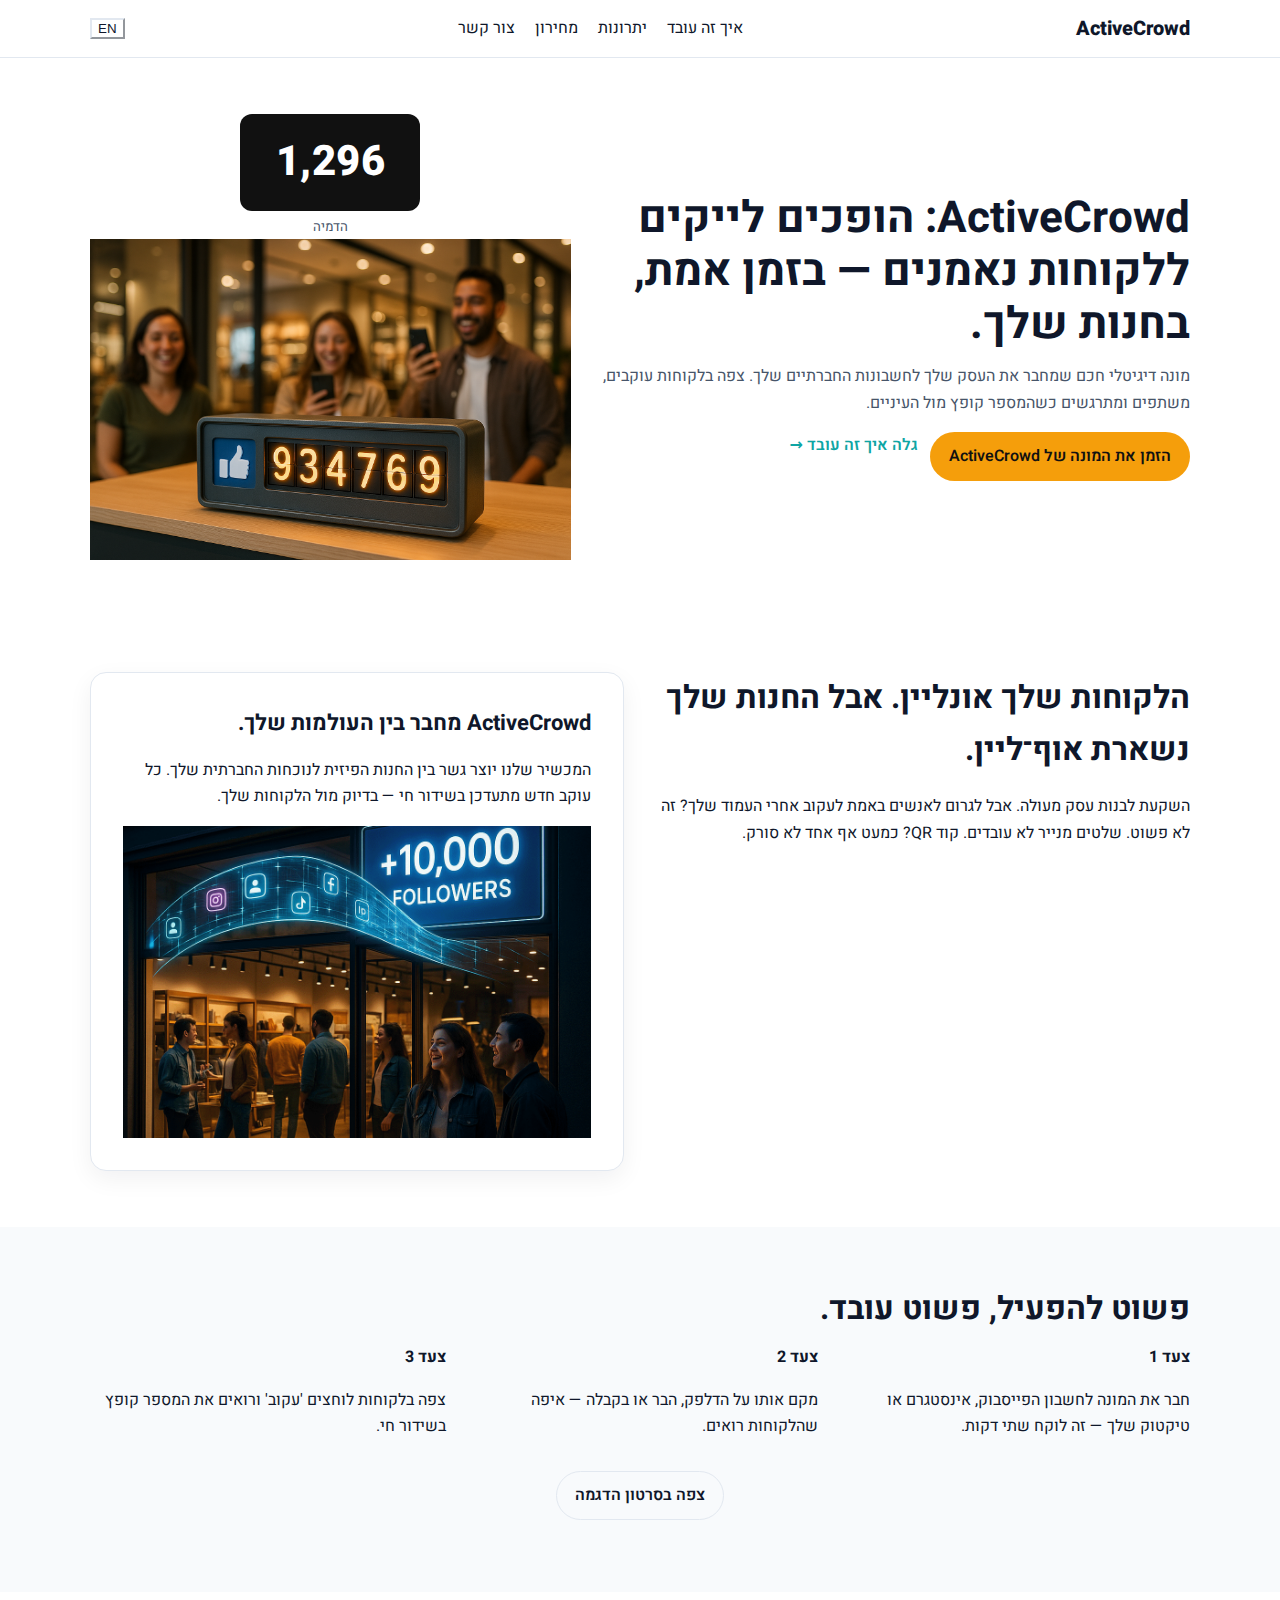
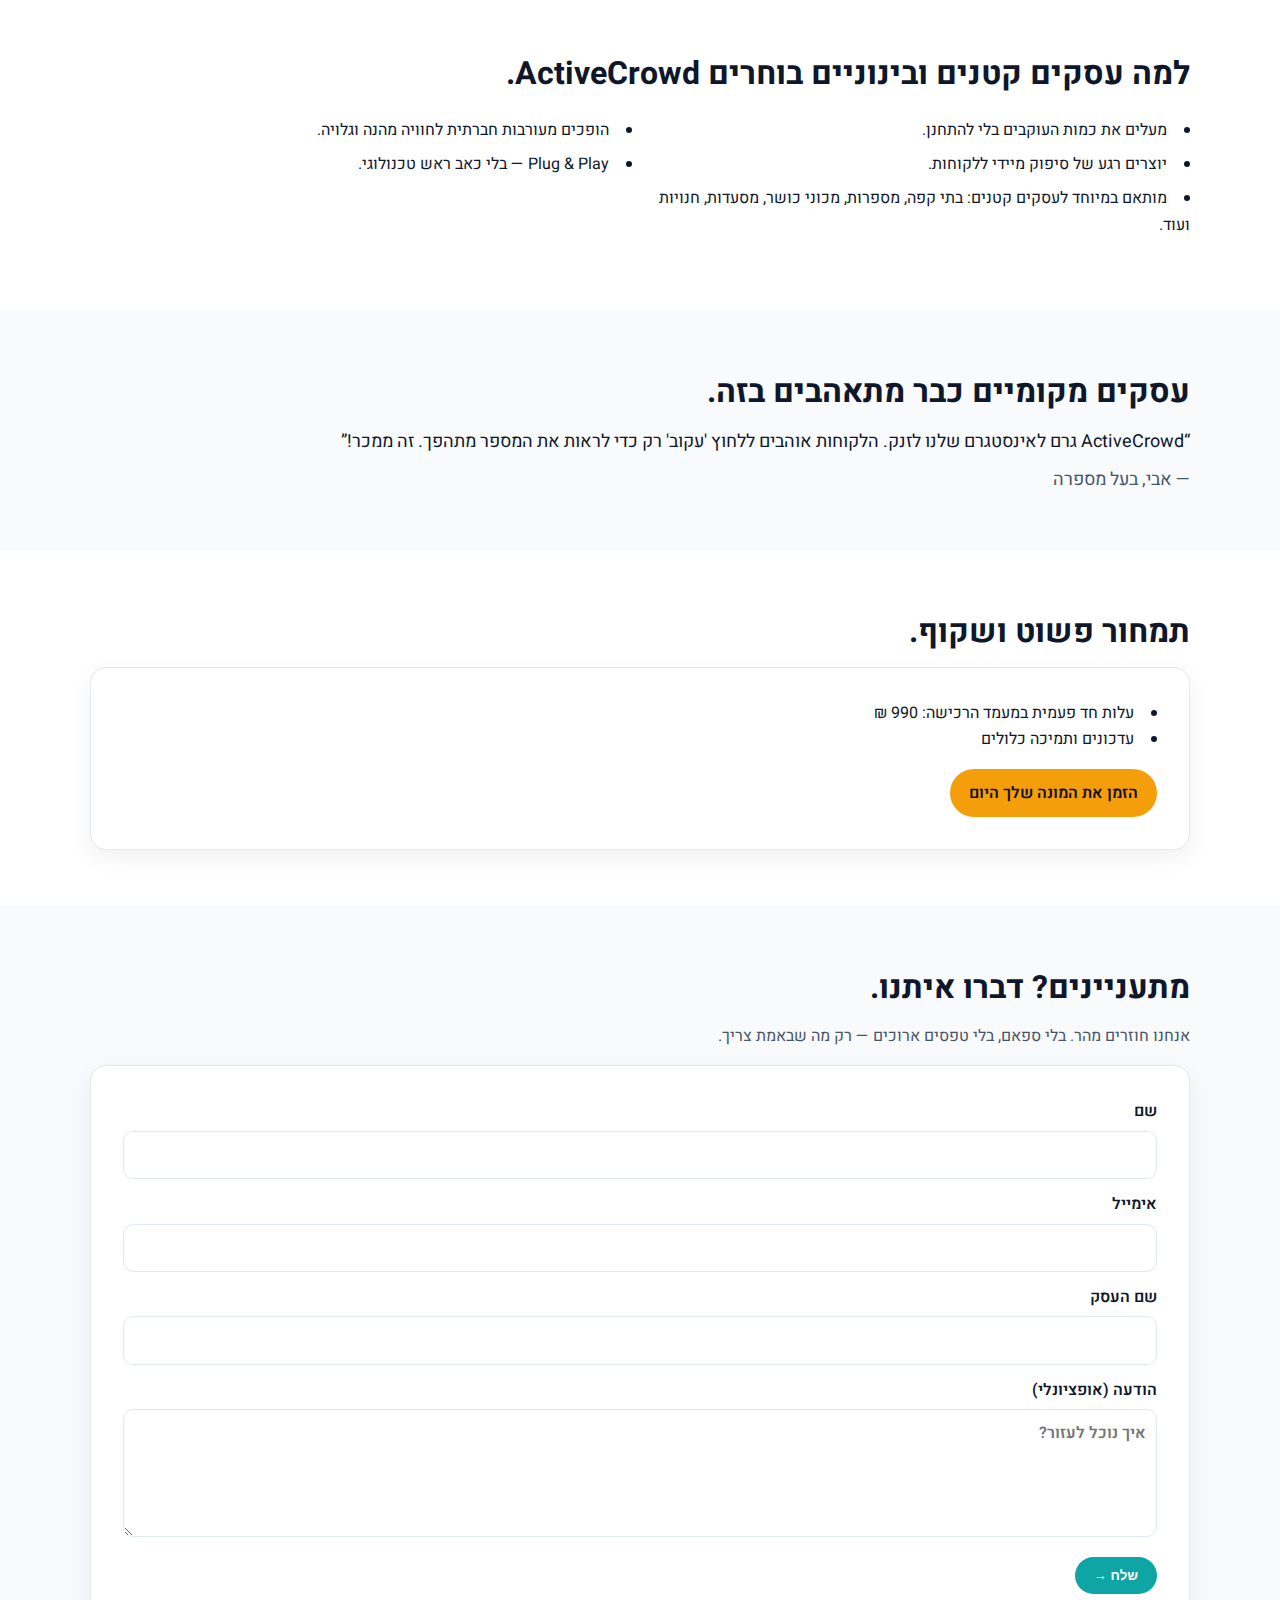
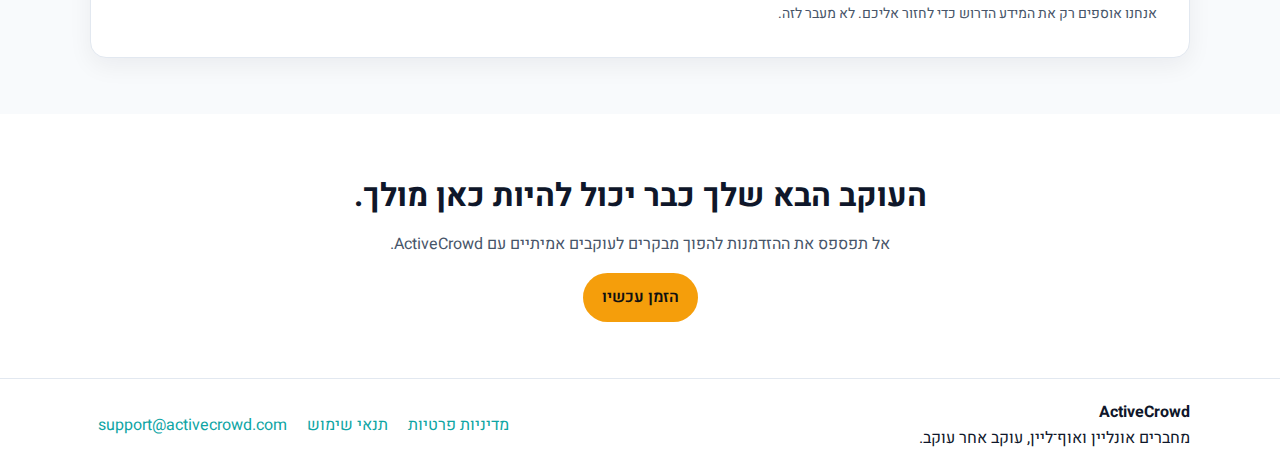
<file: index copy.html>
<!doctype html>
<html lang="he" dir="rtl">
<head>
  <meta charset="utf-8" />
  <meta name="viewport" content="width=device-width, initial-scale=1" />
  <title data-i18n="meta.title">ActiveCrowd — המונה החי שמחבר אונליין ואוף־ליין</title>
  <meta name="description" content="ActiveCrowd: מונה דיגיטלי בזמן אמת שמחבר את העסק שלכם לרשתות החברתיות ומגדיל מעורבות ועוקבים בחנות עצמה." data-i18n-attr="content:meta.description"/>
  <meta property="og:title" content="ActiveCrowd — הופכים לייקים ללקוחות נאמנים" data-i18n-attr="content:meta.ogTitle" />
  <meta property="og:description" content="מונה בזמן אמת שמחבר את העסק שלכם לחשבונות החברתיים. לקוחות עוקבים ורואים את המספר קופץ מול העיניים." data-i18n-attr="content:meta.ogDesc" />
  <meta property="og:type" content="website" />
  <link rel="preconnect" href="https://fonts.gstatic.com" crossorigin>
  <link href="https://fonts.googleapis.com/css2?family=Heebo:wght@400;600;800&display=swap" rel="stylesheet">
  <link rel="stylesheet" href="assets/css/styles.css" />
</head>
<body>
  <header class="site-header">
    <div class="container header-grid">
      <a class="brand" href="index.html" aria-label="דף הבית" data-i18n="brand">ActiveCrowd</a>
      <nav class="nav" aria-label="ניווט ראשי">
        <a href="#how" data-i18n="nav.how">איך זה עובד</a>
        <a href="#benefits" data-i18n="nav.benefits">יתרונות</a>
        <a href="#pricing" data-i18n="nav.pricing">מחירון</a>
        <a href="#contact" data-i18n="nav.contact">צור קשר</a>
      </nav>
      <button id="langToggle" class="btn-ghost small" aria-label="Change language">EN</button>
    </div>
  </header>

  <main>
    <!-- HERO -->
    <section id="hero" class="section hero">
      <div class="container hero-inner">
        <div class="hero-copy">
          <h1 data-i18n="hero.title">ActiveCrowd: הופכים לייקים ללקוחות נאמנים — בזמן אמת, בחנות שלך.</h1>
          <p class="sub" data-i18n="hero.subtitle">
            מונה דיגיטלי חכם שמחבר את העסק שלך לחשבונות החברתיים שלך. צפה בלקוחות עוקבים, משתפים ומתרגשים כשהמספר קופץ מול העיניים.
          </p>
          <div class="cta-group">
            <a class="btn btn-accent" href="#pricing" data-i18n="hero.ctaMain">הזמן את המונה של ActiveCrowd</a>
            <a class="link" href="#how" data-i18n="hero.ctaSecondary">גלה איך זה עובד →</a>
          </div>
        </div>
        <div class="hero-visual">
          <div class="counter-demo" aria-label="הדמיית מונה">
            <span id="demoCounter" class="flip-counter" aria-live="polite">1,234</span>
            <small data-i18n="hero.demo">הדמיה</small>
          </div>
          <img src="assets/img/active-crowd-counter-facebook.png" alt="מונה ActiveCrowd מוצב על דלפק בחנות עם לקוחות" data-i18n-attr="alt:hero.alt"/>
        </div>
      </div>
    </section>

    <!-- PROBLEM → SOLUTION -->
    <section id="problem-solution" class="section">
      <div class="container two-col">
        <div>
          <h2 data-i18n="problem.title">הלקוחות שלך אונליין. אבל החנות שלך נשארת אוף־ליין.</h2>
          <p data-i18n="problem.text">
            השקעת לבנות עסק מעולה. אבל לגרום לאנשים באמת לעקוב אחרי העמוד שלך? זה לא פשוט. שלטים מנייר לא עובדים. קוד QR? כמעט אף אחד לא סורק.
          </p>
        </div>
        <div class="card">
          <h3 data-i18n="solution.title">ActiveCrowd מחבר בין העולמות שלך.</h3>
          <p data-i18n="solution.text">
            המכשיר שלנו יוצר גשר בין החנות הפיזית לנוכחות החברתית שלך. כל עוקב חדש מתעדכן בשידור חי — בדיוק מול הלקוחות שלך.
          </p>
          <img src="assets/img/active-crowd-connecting-physical-and-social.png" alt="מכשיר המונה של ActiveCrowd מציג מספר עוקבים בזמן אמת" data-i18n-attr="alt:solution.alt"/>
        </div>
      </div>
    </section>

    <!-- HOW IT WORKS -->
    <section id="how" class="section alt">
      <div class="container">
        <h2 data-i18n="how.title">פשוט להפעיל, פשוט עובד.</h2>
        <div class="steps">
          <div class="step">
            <strong data-i18n="how.step1Title">צעד 1</strong>
            <p data-i18n="how.step1">חבר את המונה לחשבון הפייסבוק, אינסטגרם או טיקטוק שלך — זה לוקח שתי דקות.</p>
          </div>
          <div class="step">
            <strong data-i18n="how.step2Title">צעד 2</strong>
            <p data-i18n="how.step2">מקם אותו על הדלפק, הבר או בקבלה — איפה שהלקוחות רואים.</p>
          </div>
          <div class="step">
            <strong data-i18n="how.step3Title">צעד 3</strong>
            <p data-i18n="how.step3">צפה בלקוחות לוחצים 'עקוב' ורואים את המספר קופץ בשידור חי.</p>
          </div>
        </div>
        <p class="center"><a class="btn btn-ghost" href="#how" data-i18n="how.demoCta">צפה בסרטון הדגמה</a></p>
      </div>
    </section>

    <!-- BENEFITS -->
    <section id="benefits" class="section">
      <div class="container">
        <h2 data-i18n="benefits.title">למה עסקים קטנים ובינוניים בוחרים ActiveCrowd.</h2>
        <ul class="benefits">
          <li data-i18n="benefits.b1">מעלים את כמות העוקבים בלי להתחנן.</li>
          <li data-i18n="benefits.b2">הופכים מעורבות חברתית לחוויה מהנה וגלויה.</li>
          <li data-i18n="benefits.b3">יוצרים רגע של סיפוק מיידי ללקוחות.</li>
          <li data-i18n="benefits.b4">Plug & Play — בלי כאב ראש טכנולוגי.</li>
          <li data-i18n="benefits.b5">מותאם במיוחד לעסקים קטנים: בתי קפה, מספרות, מכוני כושר, מסעדות, חנויות ועוד.</li>
        </ul>
      </div>
    </section>

    <!-- SOCIAL PROOF -->
    <section id="social-proof" class="section alt">
      <div class="container">
        <h2 data-i18n="social.title">עסקים מקומיים כבר מתאהבים בזה.</h2>
        <blockquote class="testimonial">
          <span data-i18n="social.quote">“ActiveCrowd גרם לאינסטגרם שלנו לזנק. הלקוחות אוהבים ללחוץ 'עקוב' רק כדי לראות את המספר מתהפך. זה ממכר!”</span>
          <footer data-i18n="social.by">— אבי, בעל מספרה</footer>
        </blockquote>
      </div>
    </section>

    <!-- PRICING -->
    <section id="pricing" class="section">
      <div class="container">
        <h2 data-i18n="pricing.title">תמחור פשוט ושקוף.</h2>
        <div class="pricing card">
          <ul>
            <li data-i18n="pricing.l1">עלות חד פעמית במעמד הרכישה: 990 ₪</li>
            <li data-i18n="pricing.l3">עדכונים ותמיכה כלולים</li>
          </ul>
          <a class="btn btn-accent" href="#contact" data-i18n="pricing.cta">הזמן את המונה שלך היום</a>
        </div>
      </div>
    </section>

    <!-- CONTACT -->
    <section id="contact" class="section alt">
      <div class="container">
        <h2 data-i18n="contact.title">מתעניינים? דברו איתנו.</h2>
        <p class="sub" data-i18n="contact.subtitle">אנחנו חוזרים מהר. בלי ספאם, בלי טפסים ארוכים — רק מה שבאמת צריך.</p>
        <form id="contactForm" class="card" novalidate>
          <label data-i18n="contact.nameLabel">שם
            <input type="text" name="name" required aria-required="true"/>
          </label>
          <label data-i18n="contact.emailLabel">אימייל
            <input type="email" name="email" required aria-required="true"/>
          </label>
          <label data-i18n="contact.bizLabel">שם העסק
            <input type="text" name="business" required aria-required="true"/>
          </label>
          <label data-i18n="contact.msgLabel">הודעה (אופציונלי)
            <textarea name="message" rows="4" placeholder="איך נוכל לעזור?" data-i18n-attr="placeholder:contact.msgPh"></textarea>
          </label>
          <button type="submit" class="btn btn-primary" data-i18n="contact.submit">שלח →</button>
          <p class="privacy-note" data-i18n="contact.privacyNote">אנחנו אוספים רק את המידע הדרוש כדי לחזור אליכם. לא מעבר לזה.</p>
          <p id="thankYou" class="thankyou" hidden data-i18n="contact.thanks">תודה! קיבלנו את הפרטים וחוזרים אליך בהקדם.</p>
        </form>
      </div>
    </section>

    <!-- FINAL CTA -->
    <section id="final-cta" class="section">
      <div class="container center">
        <h2 data-i18n="final.title">העוקב הבא שלך כבר יכול להיות כאן מולך.</h2>
        <p class="sub" data-i18n="final.subtitle">אל תפספס את ההזדמנות להפוך מבקרים לעוקבים אמיתיים עם ActiveCrowd.</p>
        <a class="btn btn-accent" href="#pricing" data-i18n="final.cta">הזמן עכשיו</a>
      </div>
    </section>
  </main>

  <footer class="site-footer">
    <div class="container footer-grid">
      <div>
        <strong>ActiveCrowd</strong>
        <div class="tagline" data-i18n="footer.tagline">מחברים אונליין ואוף־ליין, עוקב אחר עוקב.</div>
      </div>
      <div class="footer-links">
        <a href="privacy.html" data-i18n="footer.privacy">מדיניות פרטיות</a>
        <a href="terms.html" data-i18n="footer.terms">תנאי שימוש</a>
        <a href="mailto:support@activecrowd.com">support@activecrowd.com</a>
      </div>
    </div>
  </footer>

  <script src="assets/js/main.js"></script>
</body>
</html>
</file>
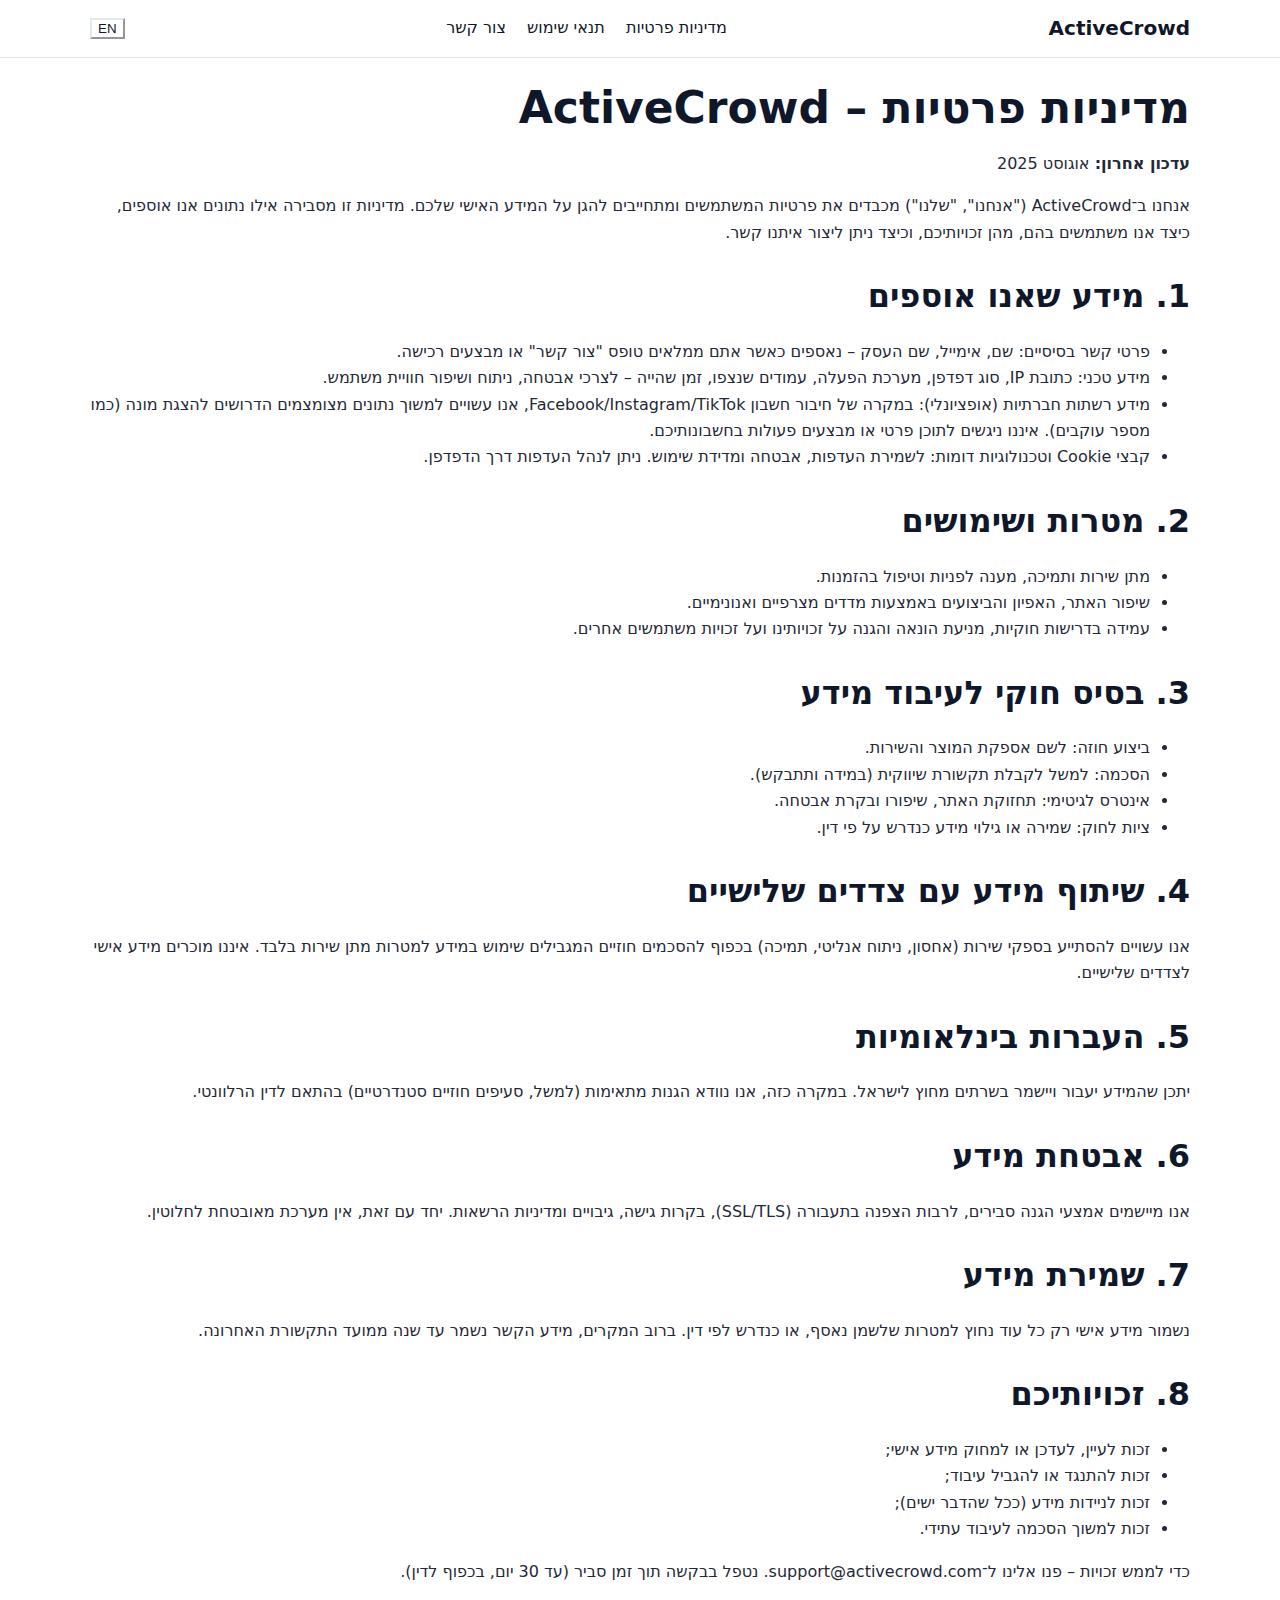
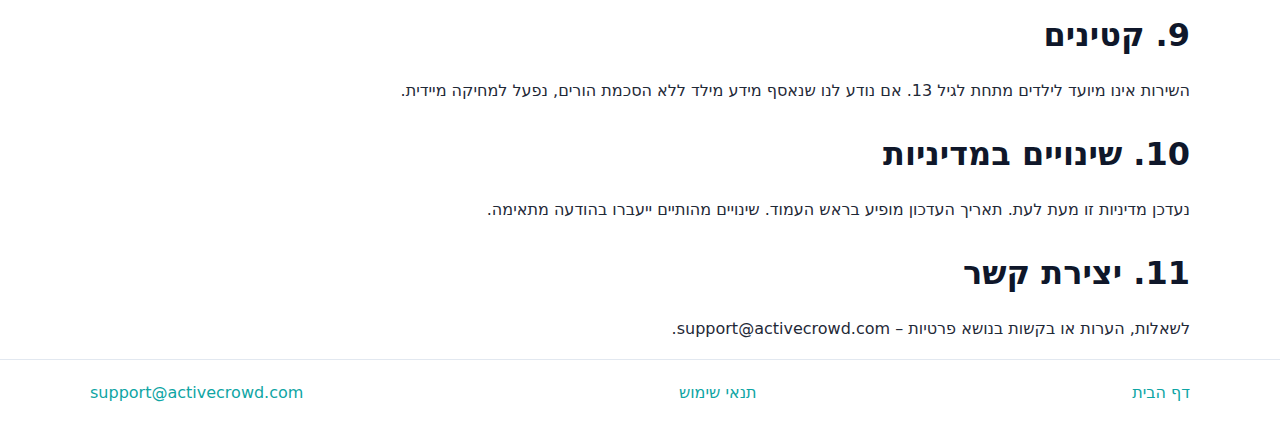
<file: privacy.html>
<!doctype html>
<html lang="he" dir="rtl">
<head>
  <meta charset="utf-8" />
  <meta name="viewport" content="width=device-width, initial-scale=1" />
  <title data-i18n="privacy.metaTitle">מדיניות פרטיות – ActiveCrowd</title>
  <link rel="stylesheet" href="assets/css/styles.css" />
</head>
<body>
  <header class="site-header">
    <div class="container header-grid">
      <a class="brand" href="index.html" aria-label="דף הבית" data-i18n="brand">ActiveCrowd</a>
      <nav class="nav">
        <a href="privacy.html" aria-current="page" data-i18n="footer.privacy">מדיניות פרטיות</a>
        <a href="terms.html" data-i18n="footer.terms">תנאי שימוש</a>
        <a href="index.html#contact" data-i18n="nav.contact">צור קשר</a>
      </nav>
      <button id="langToggle" class="btn-ghost small" aria-label="Change language">EN</button>
    </div>
  </header>

  <main class="legal container">
    <h1 data-i18n="privacy.title">מדיניות פרטיות – ActiveCrowd</h1>
    <p><strong data-i18n="privacy.updatedLabel">עדכון אחרון:</strong> <span data-i18n="privacy.updated">אוגוסט 2025</span></p>
    <p data-i18n="privacy.intro">אנחנו ב־ActiveCrowd ("אנחנו", "שלנו") מכבדים את פרטיות המשתמשים ומתחייבים להגן על המידע האישי שלכם. מדיניות זו מסבירה אילו נתונים אנו אוספים, כיצד אנו משתמשים בהם, מהן זכויותיכם, וכיצד ניתן ליצור איתנו קשר.</p>

    <h2 data-i18n="privacy.s1">1. מידע שאנו אוספים</h2>
    <ul>
      <li data-i18n="privacy.p1">פרטי קשר בסיסיים: שם, אימייל, שם העסק – נאספים כאשר אתם ממלאים טופס "צור קשר" או מבצעים רכישה.</li>
      <li data-i18n="privacy.p2">מידע טכני: כתובת IP, סוג דפדפן, מערכת הפעלה, עמודים שנצפו, זמן שהייה – לצרכי אבטחה, ניתוח ושיפור חוויית משתמש.</li>
      <li data-i18n="privacy.p3">מידע רשתות חברתיות (אופציונלי): במקרה של חיבור חשבון Facebook/Instagram/TikTok, אנו עשויים למשוך נתונים מצומצמים הדרושים להצגת מונה (כמו מספר עוקבים). איננו ניגשים לתוכן פרטי או מבצעים פעולות בחשבונותיכם.</li>
      <li data-i18n="privacy.p4">קבצי Cookie וטכנולוגיות דומות: לשמירת העדפות, אבטחה ומדידת שימוש. ניתן לנהל העדפות דרך הדפדפן.</li>
    </ul>

    <h2 data-i18n="privacy.s2">2. מטרות ושימושים</h2>
    <ul>
      <li data-i18n="privacy.p5">מתן שירות ותמיכה, מענה לפניות וטיפול בהזמנות.</li>
      <li data-i18n="privacy.p6">שיפור האתר, האפיון והביצועים באמצעות מדדים מצרפיים ואנונימיים.</li>
      <li data-i18n="privacy.p7">עמידה בדרישות חוקיות, מניעת הונאה והגנה על זכויותינו ועל זכויות משתמשים אחרים.</li>
    </ul>

    <h2 data-i18n="privacy.s3">3. בסיס חוקי לעיבוד מידע</h2>
    <ul>
      <li data-i18n="privacy.p8">ביצוע חוזה: לשם אספקת המוצר והשירות.</li>
      <li data-i18n="privacy.p9">הסכמה: למשל לקבלת תקשורת שיווקית (במידה ותתבקש).</li>
      <li data-i18n="privacy.p10">אינטרס לגיטימי: תחזוקת האתר, שיפורו ובקרת אבטחה.</li>
      <li data-i18n="privacy.p11">ציות לחוק: שמירה או גילוי מידע כנדרש על פי דין.</li>
    </ul>

    <h2 data-i18n="privacy.s4">4. שיתוף מידע עם צדדים שלישיים</h2>
    <p data-i18n="privacy.p12">אנו עשויים להסתייע בספקי שירות (אחסון, ניתוח אנליטי, תמיכה) בכפוף להסכמים חוזיים המגבילים שימוש במידע למטרות מתן שירות בלבד. איננו מוכרים מידע אישי לצדדים שלישיים.</p>

    <h2 data-i18n="privacy.s5">5. העברות בינלאומיות</h2>
    <p data-i18n="privacy.p13">יתכן שהמידע יעבור ויישמר בשרתים מחוץ לישראל. במקרה כזה, אנו נוודא הגנות מתאימות (למשל, סעיפים חוזיים סטנדרטיים) בהתאם לדין הרלוונטי.</p>

    <h2 data-i18n="privacy.s6">6. אבטחת מידע</h2>
    <p data-i18n="privacy.p14">אנו מיישמים אמצעי הגנה סבירים, לרבות הצפנה בתעבורה (SSL/TLS), בקרות גישה, גיבויים ומדיניות הרשאות. יחד עם זאת, אין מערכת מאובטחת לחלוטין.</p>

    <h2 data-i18n="privacy.s7">7. שמירת מידע</h2>
    <p data-i18n="privacy.p15">נשמור מידע אישי רק כל עוד נחוץ למטרות שלשמן נאסף, או כנדרש לפי דין. ברוב המקרים, מידע הקשר נשמר עד שנה ממועד התקשורת האחרונה.</p>

    <h2 data-i18n="privacy.s8">8. זכויותיכם</h2>
    <ul>
      <li data-i18n="privacy.p16">זכות לעיין, לעדכן או למחוק מידע אישי;</li>
      <li data-i18n="privacy.p17">זכות להתנגד או להגביל עיבוד;</li>
      <li data-i18n="privacy.p18">זכות לניידות מידע (ככל שהדבר ישים);</li>
      <li data-i18n="privacy.p19">זכות למשוך הסכמה לעיבוד עתידי.</li>
    </ul>
    <p data-i18n="privacy.p20">כדי לממש זכויות – פנו אלינו ל־support@activecrowd.com. נטפל בבקשה תוך זמן סביר (עד 30 יום, בכפוף לדין).</p>

    <h2 data-i18n="privacy.s9">9. קטינים</h2>
    <p data-i18n="privacy.p21">השירות אינו מיועד לילדים מתחת לגיל 13. אם נודע לנו שנאסף מידע מילד ללא הסכמת הורים, נפעל למחיקה מיידית.</p>

    <h2 data-i18n="privacy.s10">10. שינויים במדיניות</h2>
    <p data-i18n="privacy.p22">נעדכן מדיניות זו מעת לעת. תאריך העדכון מופיע בראש העמוד. שינויים מהותיים ייעברו בהודעה מתאימה.</p>

    <h2 data-i18n="privacy.s11">11. יצירת קשר</h2>
    <p data-i18n="privacy.p23">לשאלות, הערות או בקשות בנושא פרטיות – support@activecrowd.com.</p>
  </main>

  <footer class="site-footer">
    <div class="container footer-grid">
      <a href="index.html" data-i18n="footer.home">דף הבית</a>
      <a href="terms.html" data-i18n="footer.terms">תנאי שימוש</a>
      <a href="mailto:support@activecrowd.com">support@activecrowd.com</a>
    </div>
  </footer>
  <script src="assets/js/main.js"></script>
</body>
</html>
</file>
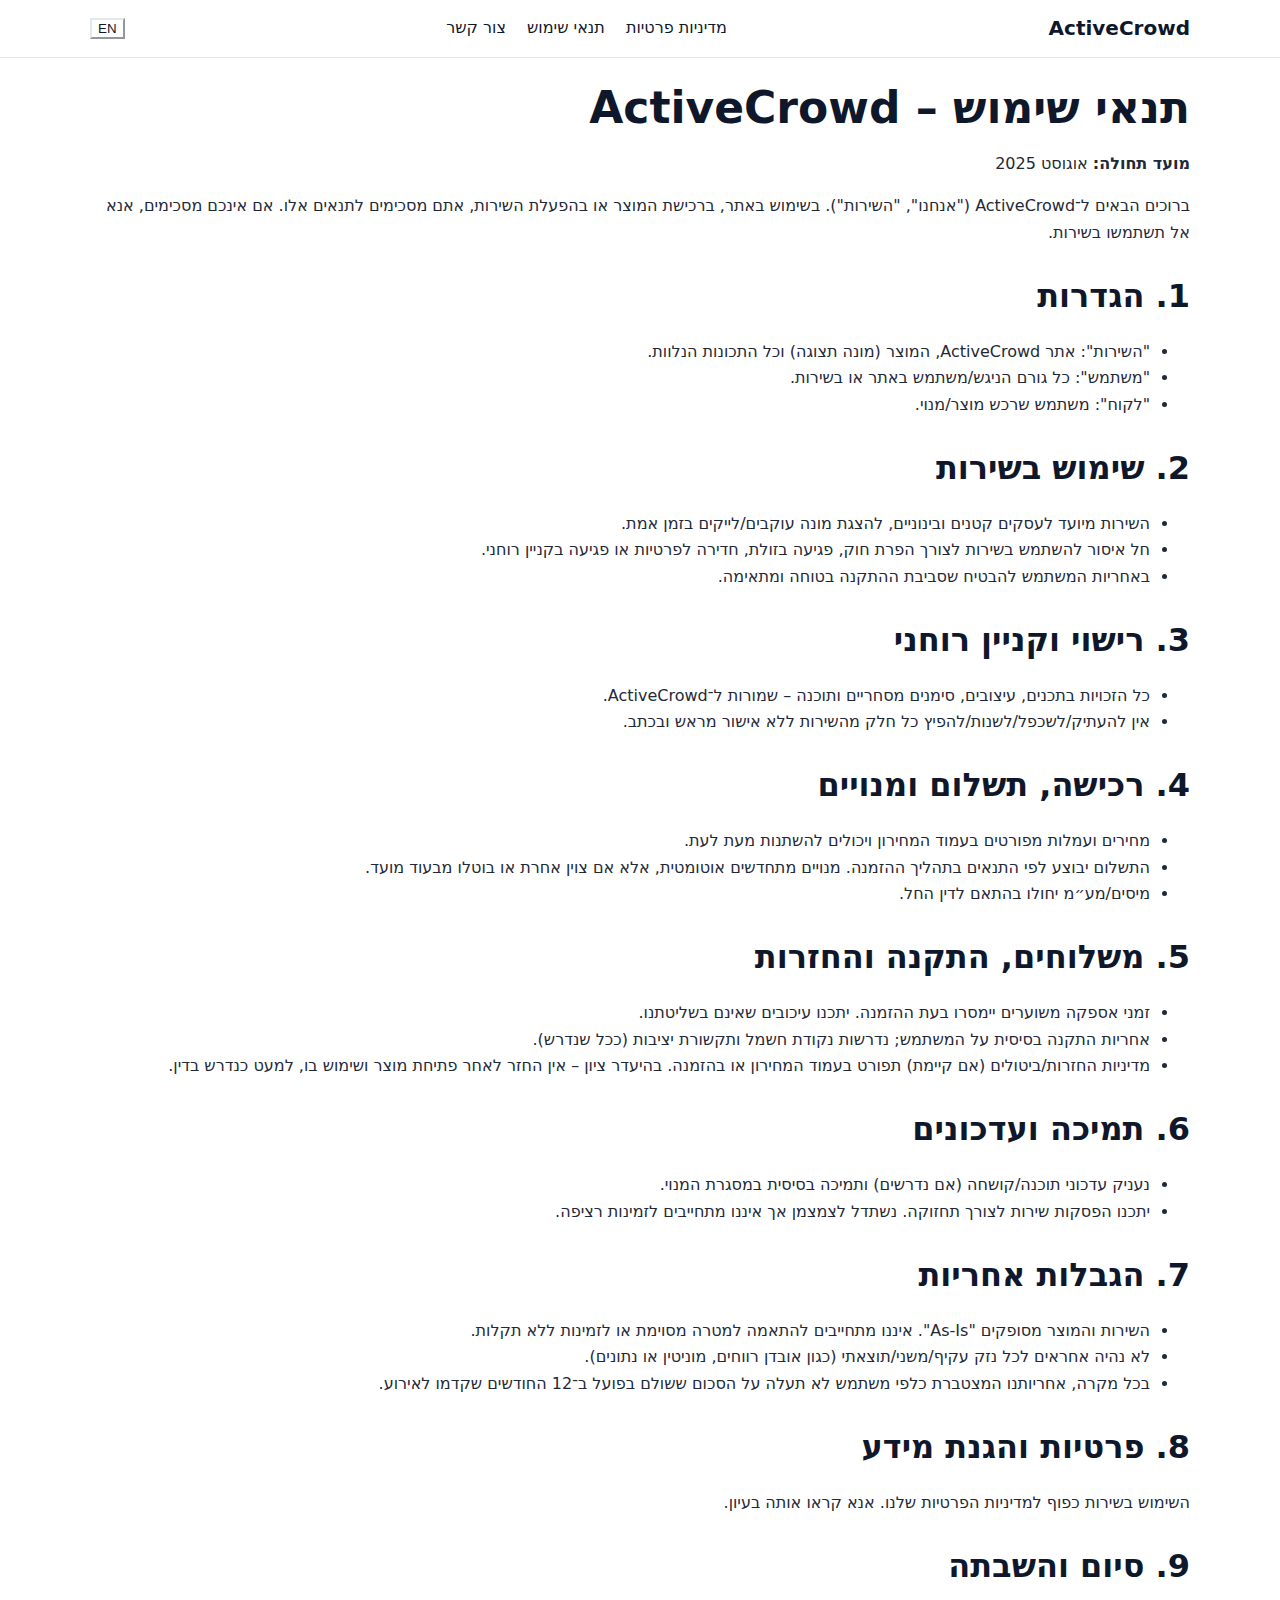
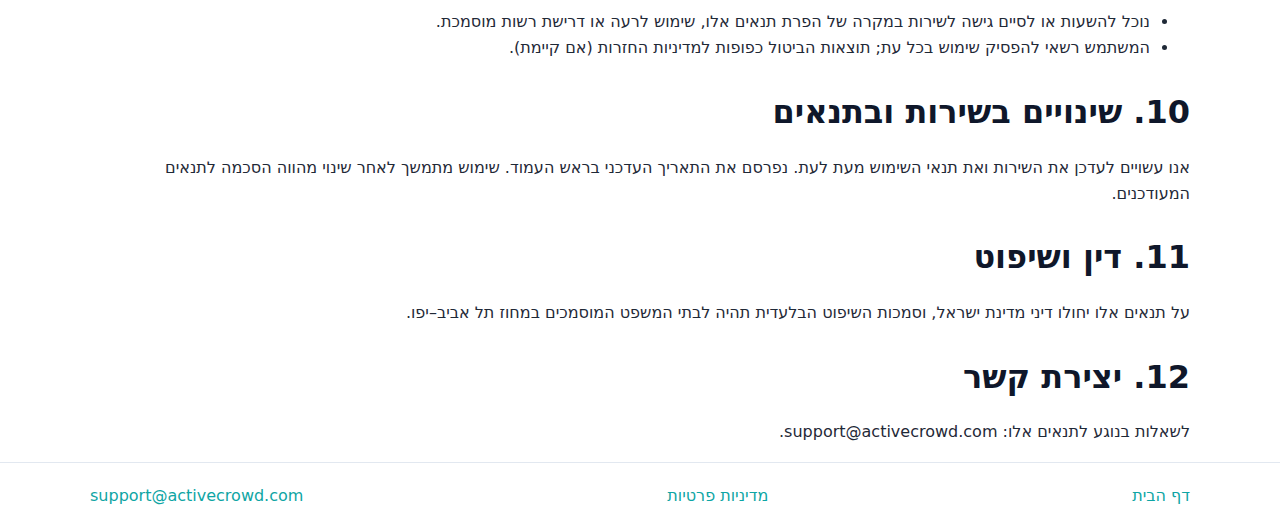
<file: terms.html>
<!doctype html>
<html lang="he" dir="rtl">
<head>
  <meta charset="utf-8" />
  <meta name="viewport" content="width=device-width, initial-scale=1" />
  <title data-i18n="terms.metaTitle">תנאי שימוש – ActiveCrowd</title>
  <link rel="stylesheet" href="assets/css/styles.css" />
</head>
<body>
  <header class="site-header">
    <div class="container header-grid">
      <a class="brand" href="index.html" aria-label="דף הבית" data-i18n="brand">ActiveCrowd</a>
      <nav class="nav">
        <a href="privacy.html" data-i18n="footer.privacy">מדיניות פרטיות</a>
        <a href="terms.html" aria-current="page" data-i18n="footer.terms">תנאי שימוש</a>
        <a href="index.html#contact" data-i18n="nav.contact">צור קשר</a>
      </nav>
      <button id="langToggle" class="btn-ghost small" aria-label="Change language">EN</button>
    </div>
  </header>

  <main class="legal container">
    <h1 data-i18n="terms.title">תנאי שימוש – ActiveCrowd</h1>
    <p><strong data-i18n="terms.effectiveLabel">מועד תחולה:</strong> <span data-i18n="terms.effective">אוגוסט 2025</span></p>
    <p data-i18n="terms.intro">ברוכים הבאים ל־ActiveCrowd ("אנחנו", "השירות"). בשימוש באתר, ברכישת המוצר או בהפעלת השירות, אתם מסכימים לתנאים אלו. אם אינכם מסכימים, אנא אל תשתמשו בשירות.</p>

    <h2 data-i18n="terms.s1">1. הגדרות</h2>
    <ul>
      <li data-i18n="terms.p1">"השירות": אתר ActiveCrowd, המוצר (מונה תצוגה) וכל התכונות הנלוות.</li>
      <li data-i18n="terms.p2">"משתמש": כל גורם הניגש/משתמש באתר או בשירות.</li>
      <li data-i18n="terms.p3">"לקוח": משתמש שרכש מוצר/מנוי.</li>
    </ul>

    <h2 data-i18n="terms.s2">2. שימוש בשירות</h2>
    <ul>
      <li data-i18n="terms.p4">השירות מיועד לעסקים קטנים ובינוניים, להצגת מונה עוקבים/לייקים בזמן אמת.</li>
      <li data-i18n="terms.p5">חל איסור להשתמש בשירות לצורך הפרת חוק, פגיעה בזולת, חדירה לפרטיות או פגיעה בקניין רוחני.</li>
      <li data-i18n="terms.p6">באחריות המשתמש להבטיח שסביבת ההתקנה בטוחה ומתאימה.</li>
    </ul>

    <h2 data-i18n="terms.s3">3. רישוי וקניין רוחני</h2>
    <ul>
      <li data-i18n="terms.p7">כל הזכויות בתכנים, עיצובים, סימנים מסחריים ותוכנה – שמורות ל־ActiveCrowd.</li>
      <li data-i18n="terms.p8">אין להעתיק/לשכפל/לשנות/להפיץ כל חלק מהשירות ללא אישור מראש ובכתב.</li>
    </ul>

    <h2 data-i18n="terms.s4">4. רכישה, תשלום ומנויים</h2>
    <ul>
      <li data-i18n="terms.p9">מחירים ועמלות מפורטים בעמוד המחירון ויכולים להשתנות מעת לעת.</li>
      <li data-i18n="terms.p10">התשלום יבוצע לפי התנאים בתהליך ההזמנה. מנויים מתחדשים אוטומטית, אלא אם צוין אחרת או בוטלו מבעוד מועד.</li>
      <li data-i18n="terms.p11">מיסים/מע״מ יחולו בהתאם לדין החל.</li>
    </ul>

    <h2 data-i18n="terms.s5">5. משלוחים, התקנה והחזרות</h2>
    <ul>
      <li data-i18n="terms.p12">זמני אספקה משוערים יימסרו בעת ההזמנה. יתכנו עיכובים שאינם בשליטתנו.</li>
      <li data-i18n="terms.p13">אחריות התקנה בסיסית על המשתמש; נדרשות נקודת חשמל ותקשורת יציבות (ככל שנדרש).</li>
      <li data-i18n="terms.p14">מדיניות החזרות/ביטולים (אם קיימת) תפורט בעמוד המחירון או בהזמנה. בהיעדר ציון – אין החזר לאחר פתיחת מוצר ושימוש בו, למעט כנדרש בדין.</li>
    </ul>

    <h2 data-i18n="terms.s6">6. תמיכה ועדכונים</h2>
    <ul>
      <li data-i18n="terms.p15">נעניק עדכוני תוכנה/קושחה (אם נדרשים) ותמיכה בסיסית במסגרת המנוי.</li>
      <li data-i18n="terms.p16">יתכנו הפסקות שירות לצורך תחזוקה. נשתדל לצמצמן אך איננו מתחייבים לזמינות רציפה.</li>
    </ul>

    <h2 data-i18n="terms.s7">7. הגבלות אחריות</h2>
    <ul>
      <li data-i18n="terms.p17">השירות והמוצר מסופקים "As-Is". איננו מתחייבים להתאמה למטרה מסוימת או לזמינות ללא תקלות.</li>
      <li data-i18n="terms.p18">לא נהיה אחראים לכל נזק עקיף/משני/תוצאתי (כגון אובדן רווחים, מוניטין או נתונים).</li>
      <li data-i18n="terms.p19">בכל מקרה, אחריותנו המצטברת כלפי משתמש לא תעלה על הסכום ששולם בפועל ב־12 החודשים שקדמו לאירוע.</li>
    </ul>

    <h2 data-i18n="terms.s8">8. פרטיות והגנת מידע</h2>
    <p data-i18n="terms.p20">השימוש בשירות כפוף למדיניות הפרטיות שלנו. אנא קראו אותה בעיון.</p>

    <h2 data-i18n="terms.s9">9. סיום והשבתה</h2>
    <ul>
      <li data-i18n="terms.p21">נוכל להשעות או לסיים גישה לשירות במקרה של הפרת תנאים אלו, שימוש לרעה או דרישת רשות מוסמכת.</li>
      <li data-i18n="terms.p22">המשתמש רשאי להפסיק שימוש בכל עת; תוצאות הביטול כפופות למדיניות החזרות (אם קיימת).</li>
    </ul>

    <h2 data-i18n="terms.s10">10. שינויים בשירות ובתנאים</h2>
    <p data-i18n="terms.p23">אנו עשויים לעדכן את השירות ואת תנאי השימוש מעת לעת. נפרסם את התאריך העדכני בראש העמוד. שימוש מתמשך לאחר שינוי מהווה הסכמה לתנאים המעודכנים.</p>

    <h2 data-i18n="terms.s11">11. דין ושיפוט</h2>
    <p data-i18n="terms.p24">על תנאים אלו יחולו דיני מדינת ישראל, וסמכות השיפוט הבלעדית תהיה לבתי המשפט המוסמכים במחוז תל אביב–יפו.</p>

    <h2 data-i18n="terms.s12">12. יצירת קשר</h2>
    <p data-i18n="terms.p25">לשאלות בנוגע לתנאים אלו: support@activecrowd.com.</p>
  </main>

  <footer class="site-footer">
    <div class="container footer-grid">
      <a href="index.html" data-i18n="footer.home">דף הבית</a>
      <a href="privacy.html" data-i18n="footer.privacy">מדיניות פרטיות</a>
      <a href="mailto:support@activecrowd.com">support@activecrowd.com</a>
    </div>
  </footer>
  <script src="assets/js/main.js"></script>
</body>
</html>
</file>
<file: assets/css/styles.css>
/* ===========================
   ActiveCrowd base styles (RTL)
   =========================== */
:root{
  --color-bg:#ffffff;
  --color-text:#0f172a;
  --color-muted:#475569;
  --color-primary:#0ea5a4; /* teal/blue */
  --color-accent:#f59e0b;  /* orange/yellow */
  --color-border:#e2e8f0;
  --radius:16px;
  --space:16px;
  --space-lg:32px;
  --space-xl:56px;
}

*{box-sizing:border-box}
html{scroll-behavior:smooth}
body{
  margin:0;
  font-family:"Heebo",system-ui,-apple-system,Segoe UI,Roboto,Arial,Helvetica,sans-serif;
  background:var(--color-bg);
  color:var(--color-text);
  line-height:1.65;
}

a{color:var(--color-primary);text-decoration:none}
a:hover{text-decoration:underline}

img{max-width:100%;height:auto;display:block}

.container{width:min(1100px,90%);margin-inline:auto}

.site-header{
  border-bottom:1px solid var(--color-border);
  background:#fff;
  position:sticky;top:0;z-index:10;
}
.header-grid{
  display:flex;align-items:center;justify-content:space-between;
  padding:12px 0;
}
.brand{font-weight:800;color:var(--color-text);font-size:20px}

.nav a{margin-inline:8px;color:var(--color-text)}
.nav a:hover{color:var(--color-primary)}

.section{padding:var(--space-xl) 0}
.section.alt{background:#f8fafc}

.hero .hero-inner{
  display:grid;gap:var(--space-lg);
  grid-template-columns:1.1fr .9fr;
  align-items:center;
}
@media (max-width:900px){
  .hero .hero-inner{grid-template-columns:1fr}
}

h1{font-size:clamp(28px,5vw,44px);line-height:1.2;margin:0 0 12px}
h2{font-size:clamp(22px,3.6vw,32px);margin:0 0 8px}
h3{font-size:22px;margin:0 0 8px}
.sub{color:var(--color-muted);margin:0 0 var(--space)}
.center{text-align:center}

.cta-group{display:flex;gap:12px;flex-wrap:wrap}
.btn{
  display:inline-block;border:1px solid transparent;
  border-radius:999px;padding:10px 18px;font-weight:600
}
.btn-primary{background:var(--color-primary);color:#fff}
.btn-accent{background:var(--color-accent);color:#111}
.btn-ghost{background:transparent;border-color:var(--color-border);color:var(--color-text)}
.link{font-weight:600}

.card{
  background:#fff;border:1px solid var(--color-border);border-radius:var(--radius);
  padding:var(--space-lg);box-shadow:0 8px 24px rgba(15,23,42,.06)
}

.two-col{display:grid;grid-template-columns:1fr 1fr;gap:var(--space-lg)}
@media (max-width:900px){.two-col{grid-template-columns:1fr}}

.steps{display:grid;grid-template-columns:repeat(3,1fr);gap:var(--space)}
@media (max-width:900px){.steps{grid-template-columns:1fr}}

.benefits{display:grid;grid-template-columns:repeat(2,1fr);gap:8px 16px;padding:0;margin:16px 0;list-style:disc inside}
@media (max-width:700px){.benefits{grid-template-columns:1fr}}

.testimonial{font-size:18px;margin:0}
.testimonial footer{margin-top:8px;color:var(--color-muted)}

.pricing ul{margin:0 0 var(--space);padding:0;list-style:disc inside}

.counter-demo{
  display:flex;flex-direction:column;align-items:center;gap:6px
}
.flip-counter{
  font-size:42px;font-weight:800;letter-spacing:.5px;background:#111;color:#fff;
  padding:14px 18px;border-radius:12px;min-width:180px;text-align:center
}
.counter-demo small{color:var(--color-muted)}

form.card label{display:block;margin-bottom:12px;font-weight:600}
form.card input, form.card textarea{
  width:100%;margin-top:6px;border:1px solid var(--color-border);
  border-radius:10px;padding:10px;font:inherit
}
.privacy-note{color:var(--color-muted);font-size:14px;margin:8px 0 0}
.thankyou{color:green;font-weight:600;margin-top:10px}

.site-footer{
  border-top:1px solid var(--color-border);padding:20px 0;background:#fff
}
.footer-grid{
  display:flex;align-items:center;justify-content:space-between;gap:16px;flex-wrap:wrap
}
.footer-links a{margin-inline:8px}

.legal h1{margin-top:24px}
.legal h2{margin-top:24px}
.legal p,.legal li{color:#1f2937}
</file>
